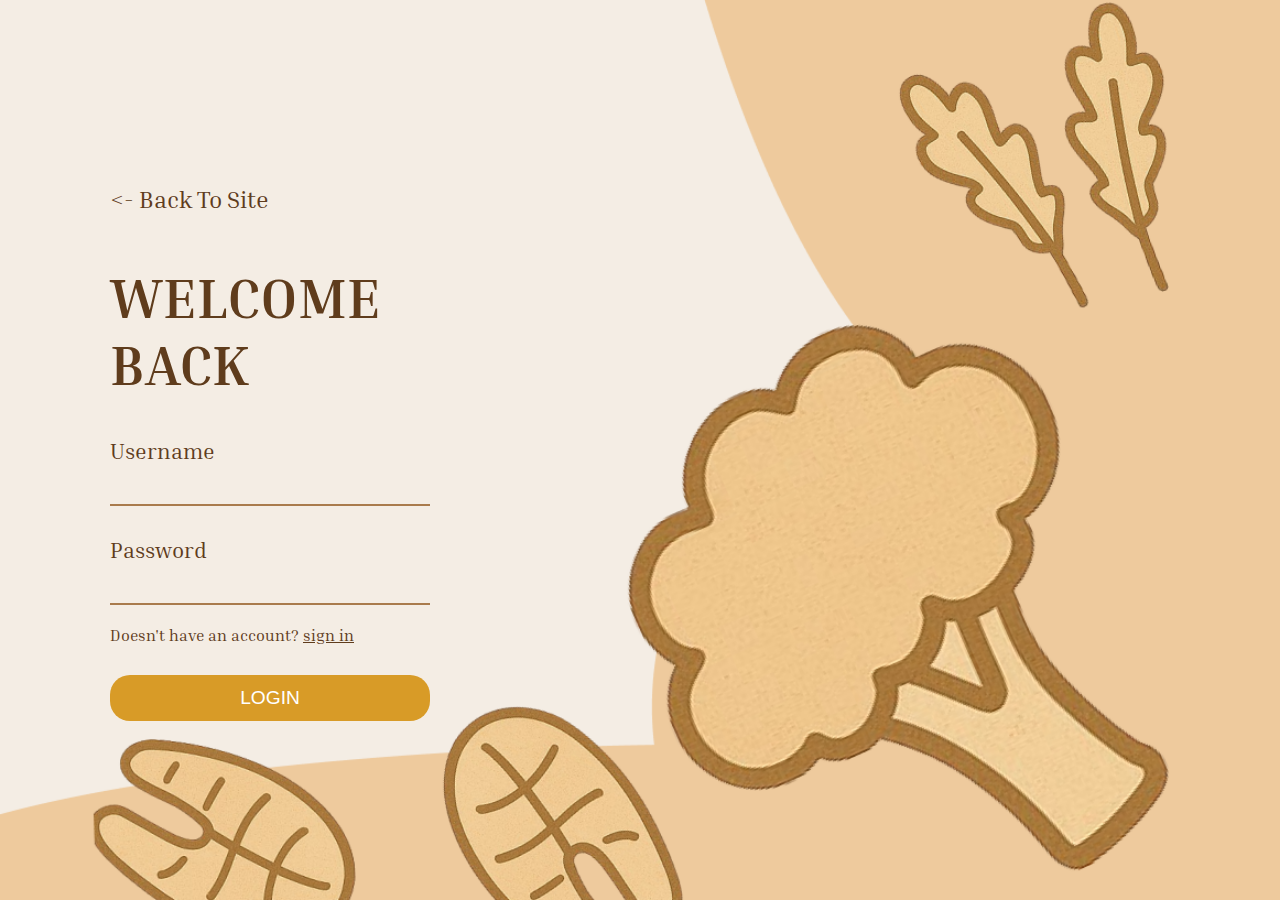
<file: login.html>
<!DOCTYPE html>
<html lang="en">
<head>
  <meta charset="UTF-8" />
  <meta name="viewport" content="width=device-width, initial-scale=1.0"/>
  <title>Login</title>
  <link rel="stylesheet" href="login.css">
  <link rel="preconnect" href="https://fonts.googleapis.com">
<link rel="preconnect" href="https://fonts.gstatic.com" crossorigin>
<link href="https://fonts.googleapis.com/css2?family=Inria+Serif:ital,wght@0,300;0,400;0,700;1,300;1,400;1,700&display=swap" rel="stylesheet">
</head>
<body>
  <div class="login-container">
    <div class="back">
            <a href="index.html">&lt;- Back To Site </a>
        </div>
    <h1>WELCOME BACK</h1>
    <form>
      <label for="username">Username</label>
      <input type="text" id="username" name="username">

      <label for="password">Password</label>
      <input type="password" id="password" name="password">

      <p class="signup-link">Doesn't have an account? <a href="signup.html">sign in</a></p>

      <button class="login-btn" type="submit">LOGIN</button>
        
    </form>
  </div>
</body>
</html>
</file>
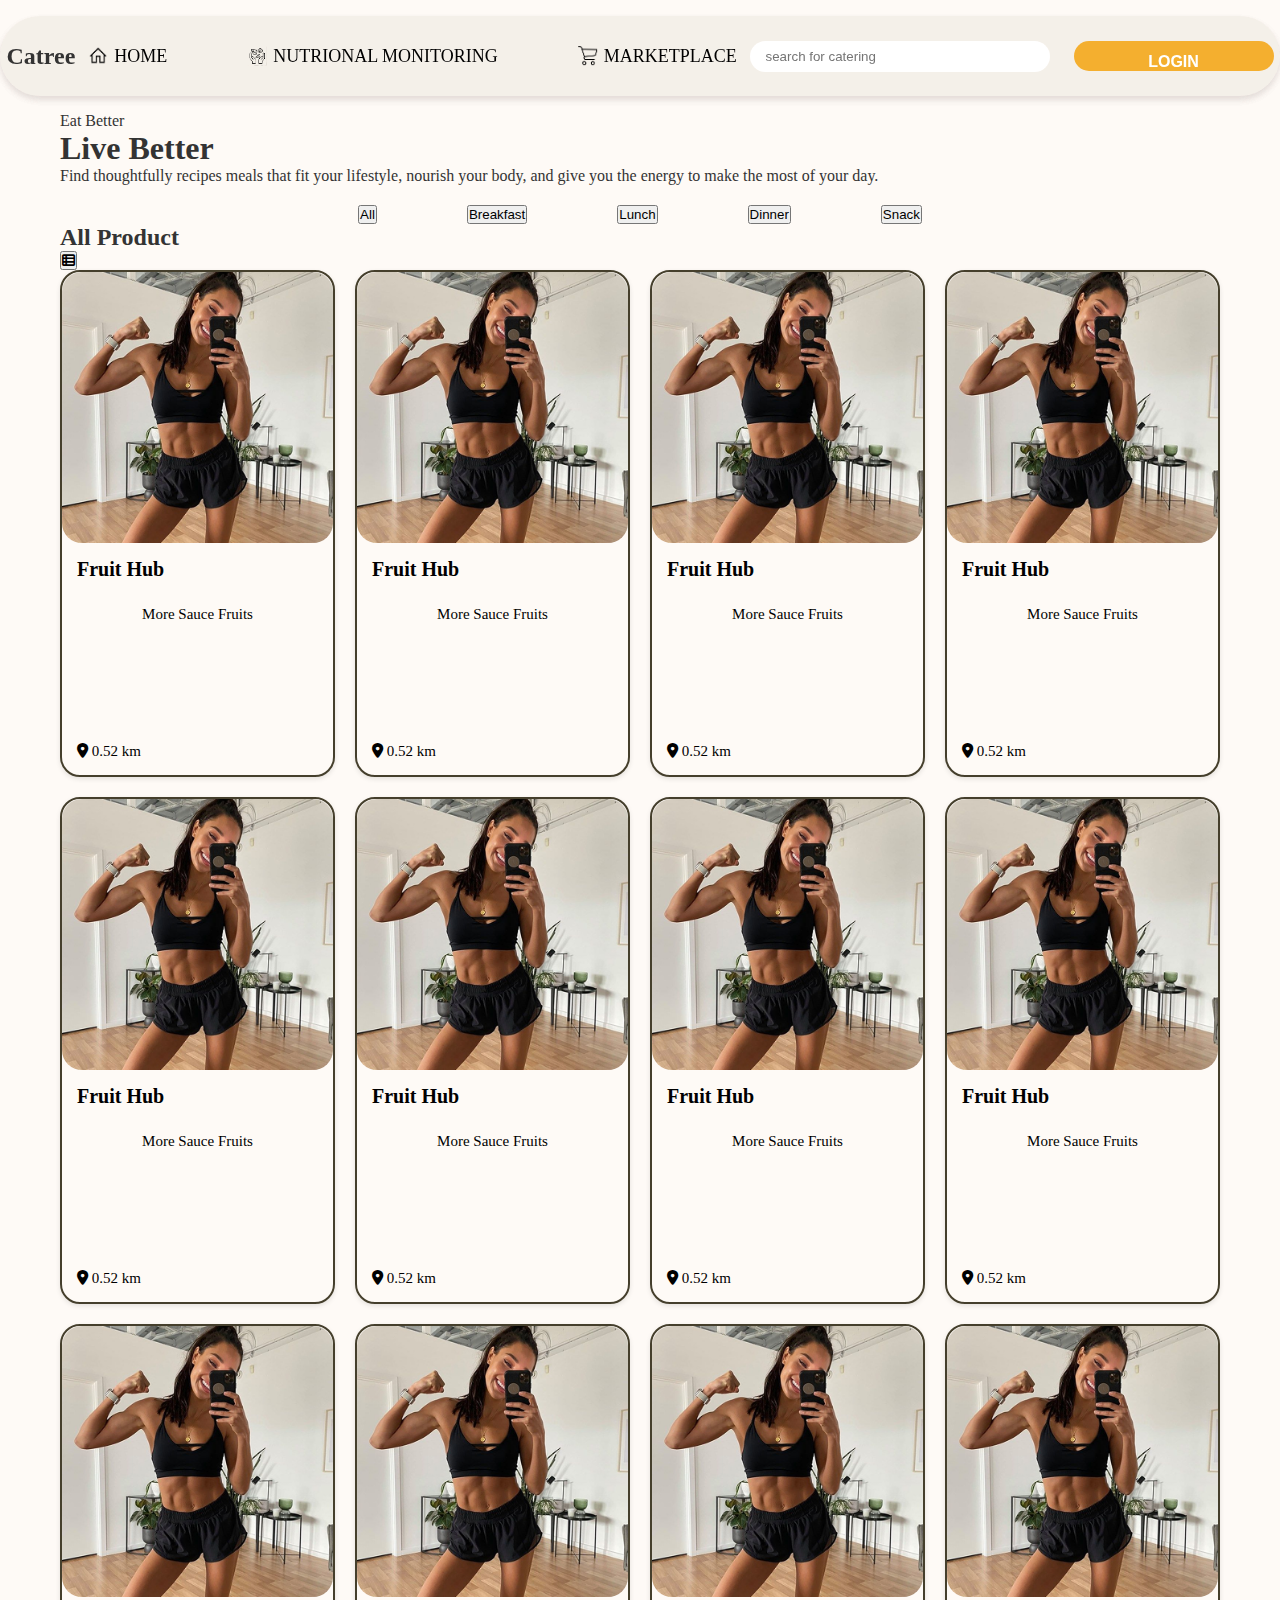
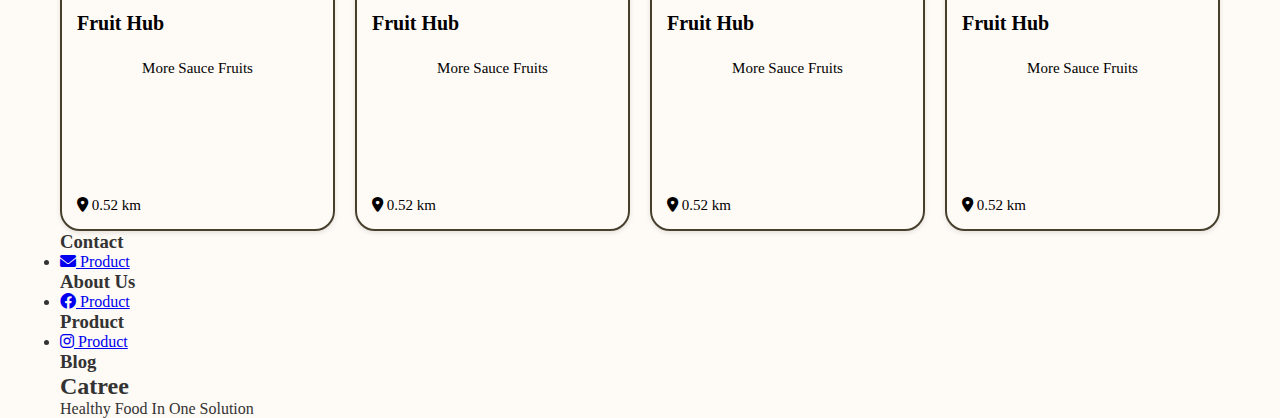
<file: marketplace.html>
<!DOCTYPE html>
<html lang="en">
<head>
    <meta charset="UTF-8">
    <meta name="viewport" content="width=device-width, initial-scale=1.0">
    <title>Catree - Food Menu</title>
    <link rel="stylesheet" href="marketplace.css">
    <link rel="stylesheet" href="navbar.css">
    <link rel="stylesheet" href="global.css">
    
    <link rel="stylesheet" href="https://cdnjs.cloudflare.com/ajax/libs/font-awesome/6.0.0-beta3/css/all.min.css">
</head>
<body>
    <header class="navbar" id="navbar">
    </header>

    <main>
        <section class="hero-text">
            <div class="container">
                <p class="tagline-small">Eat Better</p>
                <h1 class="tagline-large">Live Better</h1>
                <p class="tagline-description">
                    Find thoughtfully recipes meals that fit your lifestyle, nourish your body, and give
                    you the energy to make the most of your day.
                </p>
            </div>
        </section>

        <section class="categories">
            <div class="container">
                <div class="category-buttons">
                    <button class="category-btn active" data-category="all">All</button>
                    <button class="category-btn" data-category="breakfast">Breakfast</button>
                    <button class="category-btn" data-category="lunch">Lunch</button>
                    <button class="category-btn" data-category="dinner">Dinner</button>
                    <button class="category-btn" data-category="snack">Snack</button>
                </div>
            </div>
        </section>

        <section class="all-products">
            <div class="container">
                <div class="section-header">
                    <h2>All Product</h2>
                    <button class="view-toggle-btn"><i class="fas fa-th-list"></i></button> </div>
                <div class="product-grid">
                    <div class="product-card" data-category="all lunch dinner">
                        <img src="image 60.png" alt="Grilled Chicken Quinoa Bowl">
                        <div class="product-info">
                            <h3>Fruit Hub</h3>
                            <p class="description">More Sauce Fruits</p>
                            <p class="location"><i class="fas fa-map-marker-alt"></i> 0.52 km</p>
                        </div>
                    </div>
                    <div class="product-card" data-category="all breakfast">
                        <img src="image 60.png" alt="Grilled Chicken Quinoa Bowl">
                        <div class="product-info">
                            <h3>Fruit Hub</h3>
                            <p class="description">More Sauce Fruits</p>
                            <p class="location"><i class="fas fa-map-marker-alt"></i> 0.52 km</p>
                        </div>
                    </div>
                    <div class="product-card" data-category="all snack">
                        <img src="image 60.png" alt="Grilled Chicken Quinoa Bowl">
                        <div class="product-info">
                            <h3>Fruit Hub</h3>
                            <p class="description">More Sauce Fruits</p>
                            <p class="location"><i class="fas fa-map-marker-alt"></i> 0.52 km</p>
                        </div>
                    </div>
                    <div class="product-card" data-category="all dinner">
                        <img src="image 60.png" alt="Grilled Chicken Quinoa Bowl">
                        <div class="product-info">
                            <h3>Fruit Hub</h3>
                            <p class="description">More Sauce Fruits</p>
                            <p class="location"><i class="fas fa-map-marker-alt"></i> 0.52 km</p>
                        </div>
                    </div>
                    <div class="product-card" data-category="all breakfast lunch">
                        <img src="image 60.png" alt="Grilled Chicken Quinoa Bowl">
                        <div class="product-info">
                            <h3>Fruit Hub</h3>
                            <p class="description">More Sauce Fruits</p>
                            <p class="location"><i class="fas fa-map-marker-alt"></i> 0.52 km</p>
                        </div>
                    </div>
                    <div class="product-card" data-category="all dinner">
                        <img src="image 60.png" alt="Grilled Chicken Quinoa Bowl">
                        <div class="product-info">
                            <h3>Fruit Hub</h3>
                            <p class="description">More Sauce Fruits</p>
                            <p class="location"><i class="fas fa-map-marker-alt"></i> 0.52 km</p>
                        </div>
                    </div>
                    <div class="product-card" data-category="all snack">
                        <img src="image 60.png" alt="Grilled Chicken Quinoa Bowl">
                        <div class="product-info">
                            <h3>Fruit Hub</h3>
                            <p class="description">More Sauce Fruits</p>
                            <p class="location"><i class="fas fa-map-marker-alt"></i> 0.52 km</p>
                        </div>
                    </div>
                    <div class="product-card" data-category="all breakfast">
                        <img src="image 60.png" alt="Grilled Chicken Quinoa Bowl">
                        <div class="product-info">
                            <h3>Fruit Hub</h3>
                            <p class="description">More Sauce Fruits</p>
                            <p class="location"><i class="fas fa-map-marker-alt"></i> 0.52 km</p>
                        </div>
                    </div>
                     <div class="product-card" data-category="all lunch">
                        <img src="image 60.png" alt="Grilled Chicken Quinoa Bowl">
                        <div class="product-info">
                            <h3>Fruit Hub</h3>
                            <p class="description">More Sauce Fruits</p>
                            <p class="location"><i class="fas fa-map-marker-alt"></i> 0.52 km</p>
                        </div>
                    </div>
                     <div class="product-card" data-category="all dinner">
                        <img src="image 60.png" alt="Grilled Chicken Quinoa Bowl">
                        <div class="product-info">
                            <h3>Fruit Hub</h3>
                            <p class="description">More Sauce Fruits</p>
                            <p class="location"><i class="fas fa-map-marker-alt"></i> 0.52 km</p>
                        </div>
                    </div>
                     <div class="product-card" data-category="all snack">
                        <img src="image 60.png" alt="Grilled Chicken Quinoa Bowl">
                        <div class="product-info">
                            <h3>Fruit Hub</h3>
                            <p class="description">More Sauce Fruits</p>
                            <p class="location"><i class="fas fa-map-marker-alt"></i> 0.52 km</p>
                        </div>
                    </div>
                     <div class="product-card" data-category="all breakfast">
                        <img src="image 60.png" alt="Grilled Chicken Quinoa Bowl">
                        <div class="product-info">
                            <h3>Fruit Hub</h3>
                            <p class="description">More Sauce Fruits</p>
                            <p class="location"><i class="fas fa-map-marker-alt"></i> 0.52 km</p>
                        </div>
                    </div>
                    </div>
            </div>
        </section>
    </main>

    <footer>
        <div class="container">
            <div class="footer-sections">
                <div class="footer-column">
                    <h3>Contact</h3>
                    <ul>
                        <li><a href="#"><i class="fas fa-envelope"></i> Product</a></li>
                    </ul>
                </div>
                <div class="footer-column">
                    <h3>About Us</h3>
                    <ul>
                        <li><a href="#"><i class="fab fa-facebook"></i> Product</a></li>
                    </ul>
                </div>
                <div class="footer-column">
                    <h3>Product</h3>
                    <ul>
                        <li><a href="#"><i class="fab fa-instagram"></i> Product</a></li>
                    </ul>
                </div>
                <div class="footer-column">
                    <h3>Blog</h3>
                    </div>
                <div class="footer-branding">
                    <h2>Catree</h2>
                    <p>Healthy Food In One Solution</p>
                </div>
            </div>
        </div>
    </footer>

    <script src="marketplace.js"></script>
    <script src="navbar.js"></script>
</body>
</html>
</file>
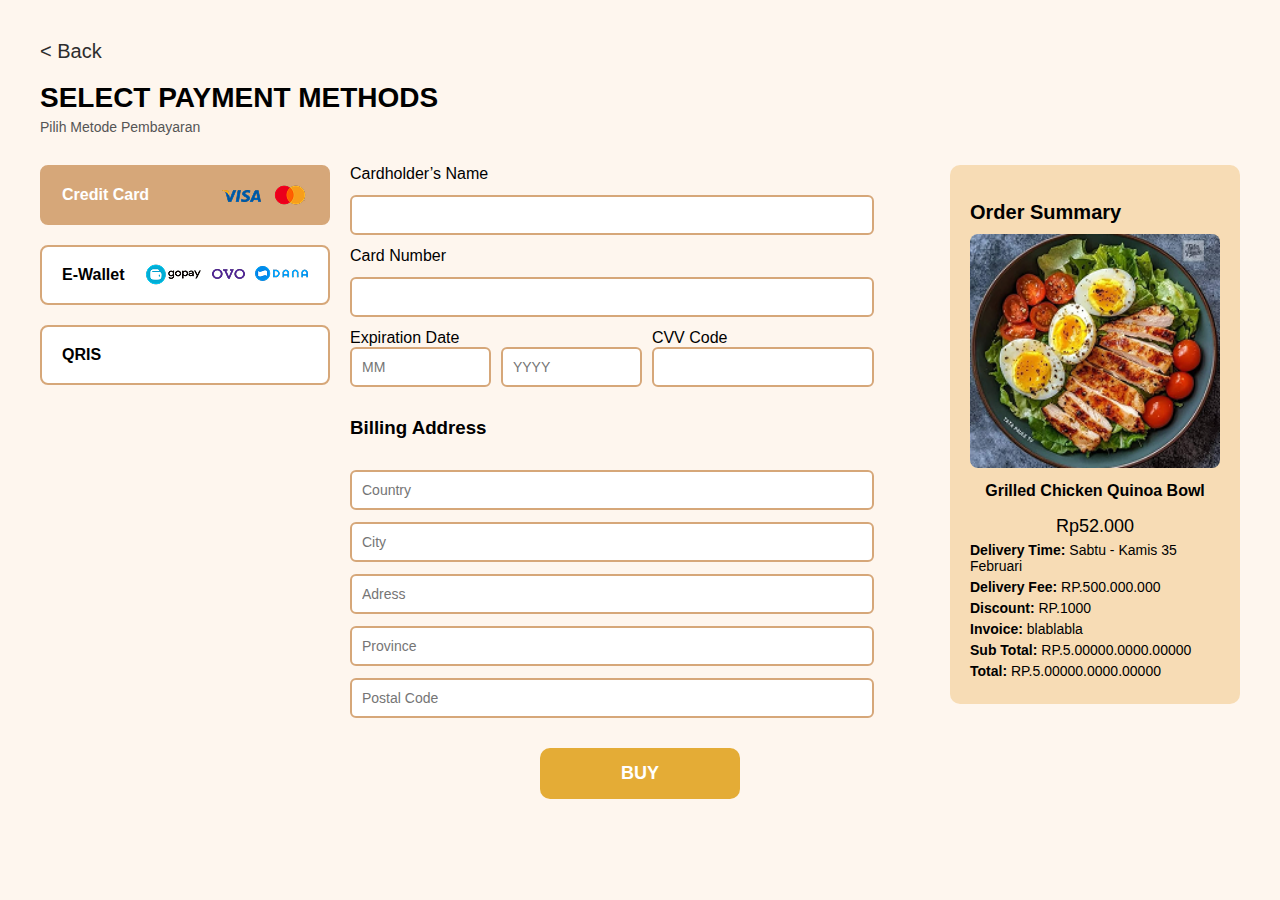
<file: payment.html>
<!DOCTYPE html>
<html lang="en">
<head>
    <meta charset="UTF-8">
    <meta name="viewport" content="width=device-width, initial-scale=1.0">
    <title>Payment | Catree</title>
    <link rel="stylesheet" href="style.css">
</head>
    <body>
        <div class="container">
            <div class="button-back">
                <a href="ingredients.html">&lt; Back</a>
            </div>
            <header>
                <h1>SELECT PAYMENT METHODS</h1>
                <p>Pilih Metode Pembayaran</p>
            </header>

            <div class="payment-section">
                <div class="payment-methods">
                    <button class="method selected">
                    Credit Card <img src="Group 143.png" alt="visa mastercard"/>
                    </button>
                    <button class="method">
                    E-Wallet <img src="Group 144.png" alt="gopay ovo dana"/>
                    </button>
                    <button class="method">QRIS</button>
                </div>

                <div class="payment-form">
                    <label>Cardholder’s Name</label>
                    <input type="text" />

                    <label>Card Number</label>
                    <input type="text" />

                    <div class="inline-fields">
                        <div>
                            <label>Expiration Date</label>
                            <div class="inline-fields">
                                <input type="text" placeholder="MM" maxlength="2"/>
                                <input type="text" placeholder="YYYY" maxlength="4"/>
                            </div>
                        </div>
                        <div>
                            <label>CVV Code</label>
                            <input type="text" maxlength="3"/>
                        </div>
                    </div>

                    <h3>Billing Address</h3>
                    <input type="text" placeholder="Country"/>
                    <input type="text" placeholder="City"/>
                    <input type="text" placeholder="Adress"/>
                    <input type="text" placeholder="Province"/>
                    <input type="text" placeholder="Postal Code"/>
                </div>

                <div class="order-summary">
                    <h2>Order Summary</h2>
                    <img src="image 62.png" alt="Grilled Chicken Bowl"/>
                    <p class="item-name">Grilled Chicken Quinoa Bowl</p>
                    <p class="price">Rp52.000</p>

                    <div class="summary-details">
                        <p><strong>Delivery Time:</strong> Sabtu - Kamis 35 Februari</p>
                        <p><strong>Delivery Fee:</strong> RP.500.000.000</p>
                        <p><strong>Discount:</strong> RP.1000</p>
                        <p><strong>Invoice:</strong> blablabla</p>
                        <p><strong>Sub Total:</strong> RP.5.00000.0000.00000</p>
                        <p><strong>Total:</strong> RP.5.00000.0000.00000</p>
                    </div>
                </div>
            </div>

            <button class="buy-button">BUY</button>
        </div>
    </body>
</html>
</file>
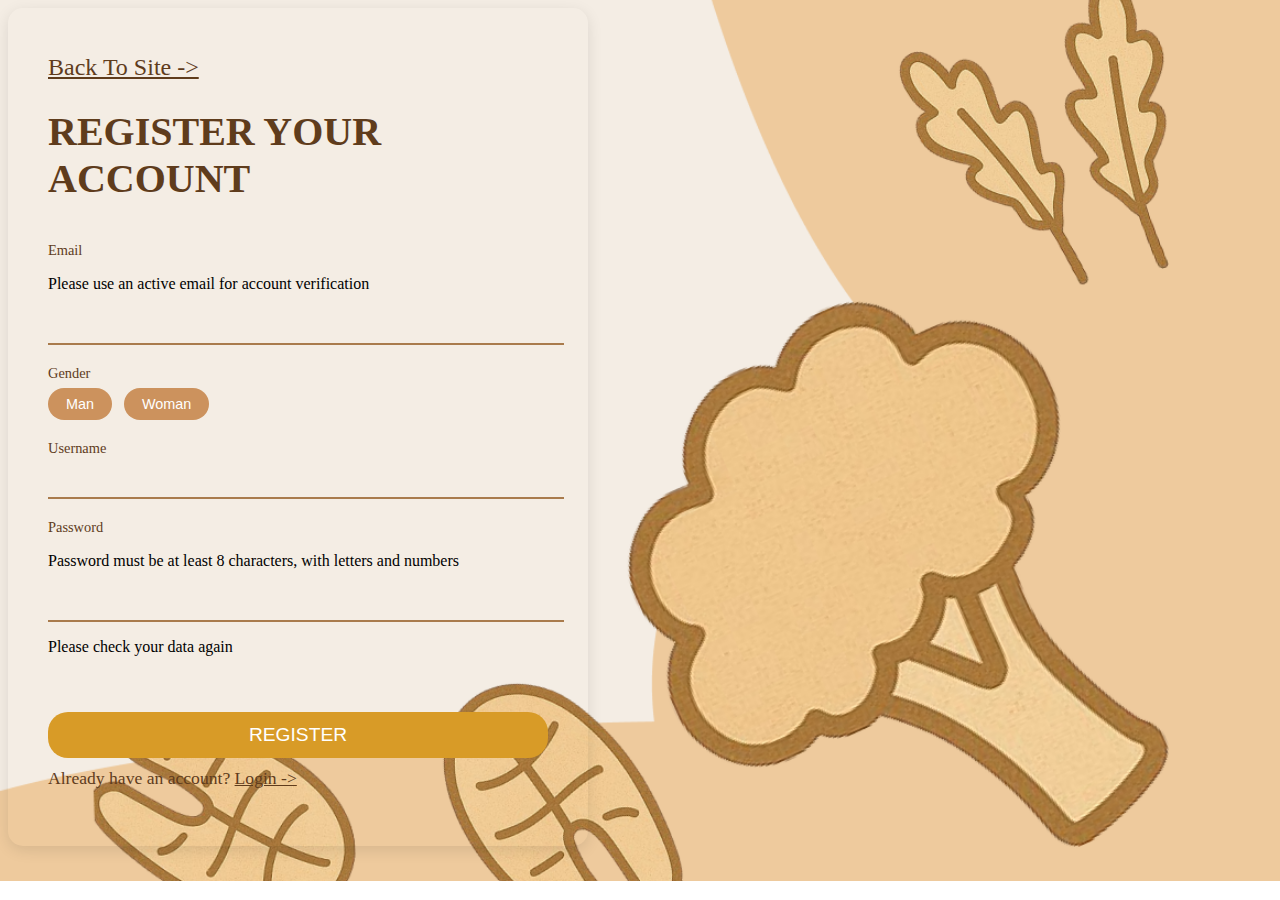
<file: signup.html>
<!DOCTYPE html>
<html lang="en">
<head>
  <meta charset="UTF-8" />
  <meta name="viewport" content="width=device-width, initial-scale=1.0" />
  <title>Register</title>
  <link rel="stylesheet" href="signup.css">
  <link rel="preconnect" href="https://fonts.googleapis.com">
<link rel="preconnect" href="https://fonts.gstatic.com" crossorigin>
<link href="https://fonts.googleapis.com/css2?family=Inria+Serif:ital,wght@0,300;0,400;0,700;1,300;1,400;1,700&display=swap" rel="stylesheet">
</head>
<body>
  <div class="container">
    <div class="back">
            <a href="index.html">Back To Site -&gt; </a>
        </div>
    <h1>REGISTER YOUR ACCOUNT</h1>
    <form>
      <label for="email">Email</label>
      <p>Please use an active email for account verification</p>
      <input type="email" id="email" name="email">

      <label>Gender</label>
      <div class="gender-buttons">
        <button type="button">Man</button>
        <button type="button">Woman</button>
      </div>

      <label for="username">Username</label>
      <input type="text" id="username" name="username">

      <label for="password">Password</label>
      <p>Password must be at least 8 characters, with letters and numbers</p>
      <input type="password" id="password" name="password">

      <p>Please check your data again</p>
      <button class="register-btn" type="submit">REGISTER</button>
      <p class="signup-link">Already have an account? <a href="login.html">Login -&gt;</a></p>
    </form>
  </div>
</body>
</html>
</file>
<file: login.css>
* {
  margin: 0;
  padding: 0;
  box-sizing: border-box;
}

body {
  font-family: 'Inria Serif', serif;
  background-image: url(background.png); /* ganti dengan file sesuai nama kamu */
  background-size: cover;
  background-position: center;
  background-repeat: no-repeat;
  display: flex;
  align-items: center;
  justify-content: flex-start;
  height: 100vh;
  padding-left: 70px;
}

.login-container {
  padding: 40px;
  border-radius: 10px;
  width: 400px;
}

h1 {
  font-size: 3.5rem;
  color: #5f3c1c;
  margin-bottom: 40px;
}

label {
  display: block;
  margin-top: 20px;
  margin-bottom: 6px;
  font-size: 1.4rem;
  color: #5f3c1c;
}

input[type="text"],
input[type="password"] {
  width: 100%;
  padding: 8px;
  border: none;
  border-bottom: 2px solid #a97b4c;
  background: transparent;
  font-size: 1rem;
  margin-bottom: 10px;
}

.signup-link {
  margin-top: 10px;
  font-size: 1rem;
  color: #5f3c1c;
}

.signup-link a {
  color: #5f3c1c;
  text-decoration: underline;
}

.signup-link a:hover {
  color: #00aeff;
  text-decoration: underline;
}

.login-btn {
  width: 100%;
  margin-top: 30px;
  padding: 12px;
  background-color: #d89b27;
  color: white;
  font-size: 1.2rem;
  border: none;
  border-radius: 20px;
  cursor: pointer;
}

.login-btn:hover {
    background-color: #785410;
    transition: 0.4s;
}

.back {
    margin-top: 6px;
    /* margin-left: 220px; */
    margin-bottom: 50px;
    width: 200px;
}

.back a {
  color: #5f3c1c;
  text-decoration: none;
  font-size: 1.5rem;
}

.back a:hover {
    color: #00aeff;
    transition: 0.3ms;
}
</file>
<file: marketplace.css>
/* ================= LIVE BETTER SECTION ================= */
.section-container {
  text-align: center;
  padding: 40px 20px 60px;
  margin-bottom: 0px;
}

.heading-area {
  margin-top: 20px;
}

.small-title {
  display: flex;
  align-items: center;
  justify-content: center;
  font-size: 25px;
  font-family: 'Inria Serif', serif;
  gap: 12px;
  margin-bottom: 10px;
  color: #5e574a;
}

.small-title .line {
  height: 1px;
  width: 40px;
  background-color: #5e574a;
}

.main-title {
  font-size: 50px;
  font-style: italic;
  font-family: 'Inria Serif', serif;
  /* font-weight: bold; */
  margin: 0;
  /* font-family: Georgia, serif; */
}

.description {
  max-width:700px;
  margin: 15px auto 40px;
  font-size: 20px;
  color: #3e392e;
  /* line-height: 1.6; */
  font-family: 'Inria Serif', serif;
  margin-bottom: 120px;
}

.category-buttons {
  display: flex;
  justify-content: center;
  gap: 90px;
  flex-wrap: wrap;
  margin-top: 20px;
  margin-bottom: 0px;
}

.button {
  padding: 12px 28px;
  font-size: 16px;
  font-weight: bold;
  font-family: 'Georgia', serif;
  border: 2px solid #453F2C;
  border-radius: 15px;
  background-color: transparent;
  color: #3e392e;
  cursor: pointer;
  transition: 0.2s ease;
  margin-bottom: 0px;
}

.button:hover {
  background-color: #e4dbcc;
}

.button.active {
  background-color: #3e392e;
  color: #f5e89b;
  border: none;
}

.product-section {
  max-width: 1200px;
  margin: auto;
  padding: 0px 20px;
}

.page-title {
  font-size: 20px;
  /* margin-bottom: 20px; */
  font-weight: bold;
}

.product-grid {
  display: grid;
  grid-template-columns: repeat(auto-fill, minmax(250px, 1fr));
  gap: 20px;
}

.product-card {
  border: 2px solid #453F2C;
  border-radius: 20px;
  overflow: hidden;
  box-shadow: 0 2px 5px rgba(0, 0, 0, 0.1);
  display: flex;
  flex-direction: column;
}
.product-card img {
  width: 100%;
  height: auto;
  border-radius: 20px;
}
.product-info {
  padding: 15px;
  flex: 1;
  display: flex;
  flex-direction: column;
}
.product-info h3 {
  font-size: 20px;
  margin: 0 0 10px;
  color: black;
}
.product-info p {
  /* flex-grow: 1; */
  font-size: 15px;
  font-weight: lighter;

  color: black;
}
.product-footer {
  display: flex;
  justify-content: space-between;
  align-items: center;
  margin-top: 15px;
}
.price {
  font-weight: bold;
  font-size: 18px;
}
.buy-button {
  background-color: #2f2d52;
  color: white;
  border: none;
  width: 134px;
  padding: 6px 12px;
  border-radius: 8px;
  cursor: pointer;
  font-size: 13px;
}

.buy-button:hover{
  background-color: #1c1c2c;
  /* width: 134px; */
  /* color: black; */
}

.buy-button a{
  color: white;
  text-decoration: none;
}

/* Pagination */
.footer {
    background-color: #2f3a32;
    color: white;
    padding: 40px 20px;
    display: flex;

    margin-top: 100px;
    justify-content: space-between;
    align-items: center;
    flex-wrap: wrap;
}

.footer-content {
    display: flex;
    flex-direction: column;
    gap: 20px;
    margin-left: 100px;
    margin-top: 10px;

}

.footer-links {
    display: flex;
    gap: 100px;
    font-size: 30px;
    margin-bottom: 25px;
    position: relative;
}

.footer-links a {
    color: white;
    text-decoration: none;
}

.footer-links .underline {
    position: absolute;
    bottom: -22px;
    left: 0;
    width: 100%;
    height: 2px;
    background-color: white;
    margin-top: 4px;
}

.footer-socials {
    display: flex;
    gap: 100px;
}

.social-item {
    display: flex;
    align-items: center;
    gap: 8px;
    /* font-family: Georgia, serif; */
    font-size: 20px;
}

.social-item img {
    width: 40px;
    height: 40px;
}

.footer-brand {
    text-align: right;
    /* font-family: Georgia, serif; */
    margin-right: 100px;
    display: flex;
    flex-direction: column;

    justify-content: space-around;
    /* gap: 10px; */
}

.footer-brand h1 {
    font-size: 100px;
    /* margin: 0; */
    color: white;
}

.footer-brand p {
    font-size: 20px;
    color:#ccc;
    /* margin-top: -20px; */
    /* margin-right: 40px; */
}

.all_filter{
  display: flex;
  position: relative;


  align-items: center;
  gap: 20px;
  margin-bottom: 20px;
  /* justify-content: ce; */
}
</file>
<file: navbar.css>
/* Navbar */
.navbar {
    /* justify-self: center; */

    position: sticky; 
    top: 0;
    left: 80px;
    /* margin-left: 100px; */
    /* transform: translateX(-40%); */
    z-index: 1000;
    display: flex;
    justify-content: space-around;
    align-items: center;
  
    
    background-color: #eee7de56; 
    border-radius: 50px; 
    margin: 1rem auto;
    width: 100%;


    height: 80px;
    box-shadow: 0 4px 6px rgba(122, 99, 99, 0.1);    
}

/* Logo area */
.logo {
    font-weight: bold;
    font-size: 1.5rem;
    display: flex;
    align-items: center;
    gap: 8px;
}

/* Icons in nav */
.icon {
    width: 20px;
    height: 20px;
    vertical-align: middle;
    margin-right: 6px;
}

/* Navigation links */
.nav-links {
    display: flex;
    align-items: center;
    gap: 5rem;


}

.nav-links a {
    text-decoration: none;
    color: black;
    font-weight: 540;
    font-size: 18px;
    display: flex;
    align-items: center;

    
}

/* Search and login */
.nav-search {
    display: flex;
    align-items: center;
    gap: 1.5rem;
}

.nav-search input {
    padding: 0.5rem 1rem;
    border-radius: 20px;
    border: none;
    outline: none;
    background-color: white;
    width: 300px;
}

.login-btn {
    padding: 0.4rem 1rem;
    background-color: #d89b27;
    color: #fff;
    border: none;
    border-radius: 20px;
    cursor: pointer;
    font-weight: bold;

    
}

.login-btn a{
    text-decoration: none;
    color: white;
}

.login-btn:hover{
    background-color: #785410;
}

.hamburger-menu {
    display: none; /* Hidden on large screens */
    font-size: 1.8rem;
    color: #333;
    cursor: pointer;
    z-index: 1001;
}

@media (max-width: 764px) {
    .navbar {
        justify-content: space-between; /* PUSHES logo to left, hamburger to right */
        padding: 0 15px;
        border-radius: 30px;
        width: calc(100% - 30px); /* Adjust width, assuming 15px body padding */
    }

    .nav-links,
    .nav-search {
        display: none; /* Hide full nav links and search/login */
    }

    .hamburger-menu {
        display: block; /* Show hamburger icon */
    }

    /* Styles for when the mobile menu is active */
    .nav-links.active {
        display: flex;
        flex-direction: column;
        position: absolute;
        top: 90px; /* Position below the navbar */
        left: 50%;
        transform: translateX(-50%);
        width: calc(100% - 60px); /* Slightly less than full width */
        max-width: 300px;
        background-color: #fefaf6;
        border-radius: 15px;
        box-shadow: 0 8px 16px rgba(0, 0, 0, 0.2);
        padding: 20px 0;
        gap: 15px;
        align-items: center; /* Center items in the column */
        border: 1px solid #ddd;
    }

    .nav-links.active a {
        width: 80%;
        text-align: center;
        padding: 10px 0;
        border-bottom: 1px solid #eee;
        font-size: 16px;
    }
    
    .nav-links.active a:last-child {
        border-bottom: none;
    }
}

/* Untuk layar yang sangat kecil, di bawah 480px (kebanyakan ponsel) */
@media (max-width: 480px) {
    .navbar {
        height: 60px;
        border-radius: 20px;
        padding: 0 8px;
        margin: 0.8rem auto;
        width: calc(100% - 20px);
    }

    .logo {
        font-size: 1.1rem;
        gap: 5px;
    }
    .logo .icon {
        width: 18px;
        height: 18px;
    }

    .hamburger-menu {
        font-size: 1.3rem;
    }

    .nav-links.active {
        top: 70px;
        padding: 15px 0;
        gap: 10px;
        width: calc(100% - 30px);
    }

    .nav-links.active a {
        font-size: 14px;
    }
}
</file>
<file: style.css>
body {
    margin: 0;
    font-family: 'Arial', sans-serif;
    background: #fef6ee;
}

.container {
    max-width: 1200px;
    margin: auto;
    padding: 40px 20px;
}

header h1 {
    font-size: 28px;
    margin-bottom: 0;
}

header p {
    margin-top: 5px;
    font-size: 14px;
    color: #555;
}

.payment-section {
    display: grid;
    grid-template-columns: 1fr 2fr 1fr;
    gap: 20px;
    margin-top: 30px;
    align-items: start;
}

.payment-methods {
    display: flex;
    flex-direction: column;
    gap: 20px;
}

.method {
    padding: 20px;
    font-size: 16px;
    border: 2px solid #d6a779;
    background: #fff;
    border-radius: 8px;
    font-weight: bold;
    display: flex;
    justify-content: space-between;
    align-items: center;
    cursor: pointer;
    height: 60px;
    width: 100%;
    box-sizing: border-box;
}



.method.selected {
    background: #d6a779;
    color: #fff;
}

.payment-form {
    display: flex;
    flex-direction: column;
    gap: 12px;
    max-width: 500px;
}

.payment-form input {
    padding: 10px;
    font-size: 14px;
    border: 2px solid #d6a779;
    border-radius: 6px;
    width: 100%;
}

.inline-fields {
    display: flex;
    gap: 10px;
}

.order-summary {
    flex: 1;
    background: #f7dcb5;
    padding: 20px;
    border-radius: 10px;
    max-width: 300px;
}

.order-summary h2 {
    font-size: 20px;
    margin-bottom: 10px;
}

.order-summary img {
    width: 100%;
    border-radius: 8px;
}

.item-name {
    text-align: center;
    margin-top: 10px;
    font-weight: bold;
}

.price {
    text-align: center;
    font-size: 18px;
    margin: 5px 0;
}

.summary-details p {
    font-size: 14px;
    margin: 5px 0;
}

.buy-button {
    margin-top: 30px;
    width: 200px;
    padding: 15px;
    font-size: 18px;
    background: #e4ac36;
    border: none;
    border-radius: 10px;
    color: white;
    font-weight: bold;
    display: block;
    margin-left: auto;
    margin-right: auto;
    /* box-shadow: 2px 4px 0px #c98f28; */
    cursor: pointer;
}

.buy-button:hover{
    background-color: #d28c1f;
}

.button-back a{
    text-decoration: none;
    color: #2d2d2d;
    font-size: 20px;
}

.button-back a:hover{
  color: #00aeff;
}
</file>
<file: signup.css>
body{
    background-image: url(background.png); /* ganti dengan file sesuai nama kamu */
  background-size: cover;
  background-position: center;
  background-repeat: no-repeat;
}

.container {
    background-color: none; /* Warna latar belakang form, asumsi putih */
    padding: 40px; /* Padding di dalam container form */
    border-radius: 15px; /* Sudut membulat */
    box-shadow: 0 4px 15px rgba(0, 0, 0, 0.1); /* Bayangan lembut */
    max-width: 500px; /* Lebar maksimum form */
    width: 100%; /* Agar responsif terhadap lebar layar */
    text-align: left; /* Teks rata kiri di dalam form */

    /* Ini kunci untuk scroll: */
    height: auto;
    max-height: 100%; /* Batasi tinggi container agar tidak melebihi viewport (dikurangi padding body) */
    overflow-y: auto; /* Aktifkan scroll vertikal jika konten melebihi max-height */
    -ms-overflow-style: none;  /* Hides scrollbar for IE and Edge */
    scrollbar-width: none;  /* Hides scrollbar for Firefox */
}

h1 {
    font-size: 2.5rem;
    color: #5f3c1c;
    margin-bottom: 40px;
}

label {
    display: block;
    margin-top: 20px;
    margin-bottom: 6px;
    font-size: 0.9rem;
    color: #5f3c1c;
}

input[type="text"],
input[type="email"],
input[type="password"] {
    width: 100%;
    padding: 8px;
    border: none;
    border-bottom: 2px solid #a97b4c;
    background: transparent;
    font-size: 1rem;
}

.gender-buttons {
    display: flex;
    gap: 12px;
    margin-top: 5px;
}

.gender-buttons button {
    padding: 8px 18px;
    background-color: #cc925d;
    border: none;
    border-radius: 20px;
    color: white;
    cursor: pointer;
    font-size: 0.9rem;
}

.form p{
    font-size: 0.2rem;
    color: grey;
}

.gender-buttons button:hover {
    background-color: #d98d46 ;
    transition: 0.3s;
}

.register-btn {
    width: 100%;
    margin-top: 40px;
    padding: 12px;
    background-color: #d89b27;
    color: white;
    font-size: 1.2rem;
    border: none;
    border-radius: 20px;
    cursor: pointer;
}

.register-btn:hover {
    background-color: #785410;
}

.signup-link {
    width: 500px;
  margin-top: 10px;
  font-size: 1.1rem;
  color: #5f3c1c;
  /* margin-left: 100px; */
}

.signup-link a {
  color: #5f3c1c;
  text-decoration: underline;
}

.signup-link a:hover {
  color: #00aeff;
  text-decoration: underline;
}

.back {
    margin-top: 6px;
    /* margin-left: 220px; */
    margin-bottom: 10px;
    width: 200px;
}

.back a {
  color: #5f3c1c;
  text-decoration: underline;
  font-size: 1.5rem;
}

.back a:hover {
    color: #00aeff;
    transition: 0.3ms;
}
</file>
<file: global.css>
/* Reset and base styles */
* {
    margin: 0;
    padding: 0;
    box-sizing: border-box;
}

body {
    background-color: #fefaf6;
    color: #333;
    width: 100%;
    font-family: 'Inria Serif', serif;
    overflow-x: hidden; /* Mencegah scroll horizontal yang tidak diinginkan */
    /* Tambahkan ini untuk memastikan body tidak memiliki padding/margin yang aneh secara default */
    margin: 0; 
    padding: 0;
}

.container {
    max-width: 1200px; /* Lebar maksimum untuk desktop */
    margin: 0 auto; /* Pusatkan container */
    padding: 0 20px; /* Padding samping untuk desktop */
}

.login-btn {
    background-color: #f4af2f;
    color: white;
    border: none;
    font-weight: bold;
    font-size: 1rem;
    width: 200px; /* Lebar tetap untuk desktop */
    height: 30px;
    border-radius: 25px;
    cursor: pointer;
    transition: background-color 0.3s ease;
    display: inline-block;
    text-align: center;
    line-height: 30px;
}

.login-btn a {
    text-decoration: none;
    color: inherit;
    display: block;
    height: 100%;
    width: 100%;
}

.login-btn:hover {
    background-color: #d99820;
}

/* --- Responsive Adjustments for global.css --- */

/* Untuk layar yang lebih kecil dari 764px */
@media (max-width: 764px) {
    .container {
        padding: 0 15px;
    }

    .login-btn {
        width: 150px;
        height: 28px;
        font-size: 0.9rem;
        line-height: 28px;
    }
}

/* Untuk layar yang sangat kecil, di bawah 480px (kebanyakan ponsel) */
@media (max-width: 480px) {
    .container {
        padding: 0 10px;
    }

    .login-btn {
        width: 120px;
        height: 25px;
        font-size: 0.8rem;
        line-height: 25px;
    }
}
</file>
